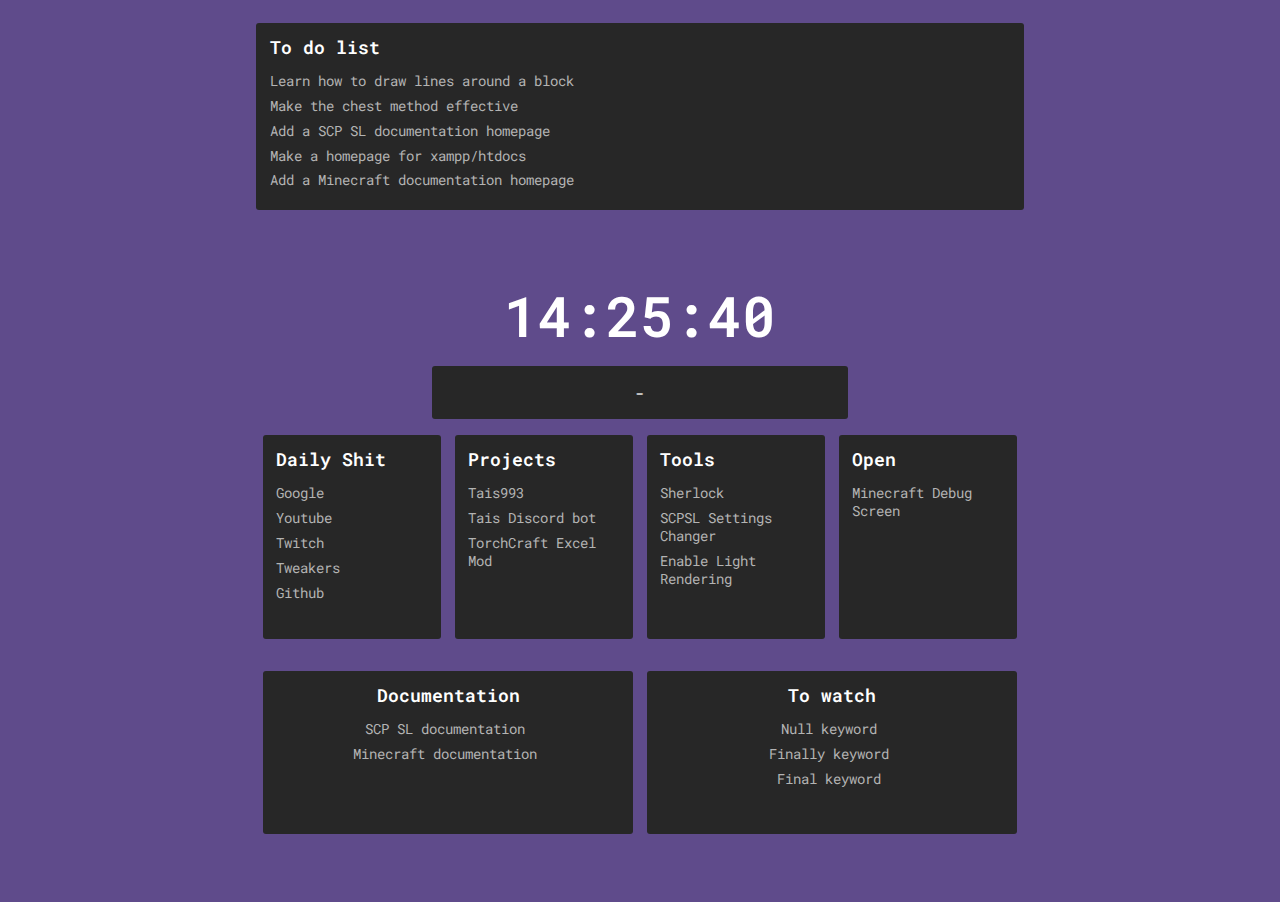
<file: index.html>
<!DOCTYPE html>
<html lang="en">
<head>
    <meta charset="UTF-8">
    <meta name="viewport" content="width=device-width, initial-scale=1.0">
    <meta http-equiv="X-UA-Compatible" content="ie=edge">

    <title>Home</title>

    <link rel="stylesheet" href="styles.css">
    <link rel="stylesheet" href="styling/bookmark.css">
    <link rel="stylesheet" href="styling/to-do-list.css">
    <link rel="stylesheet" href="styling/documentation.css">
    <link rel="stylesheet" href="styling/to-watch.css">

    <link href="favicon.png" rel="shortcut icon" type="image/x-icon" />
</head>
<body>
<div id="search">
    <input id="search-field" type="text" name="search-field" onkeypress="return searchGoogle(event)"/>
</div>
<div id="hacks">
    <div class="to-do-set">
        <div class="to-do-title">Hacks</div>
        <div class="to-do-list">
            <a class="bookmark" href="https://www.youtube.com/channel/UCaZSjarAwZqW4yTEC5Cq9aw" target="_blank">Raven b2's Youtube</a>
            <a class="bookmark" href="https://vape.gg" target="_blank">Vape client</a>
            <a class="bookmark" href="https://www.unknowncheats.me/forum/other-fps-games/386931-mp2-scpsl-internal-hack.html" target="_blank">Internal hack</a>
        </div>
    </div>
</div>

<div class="container">
    <div class="to-do-set">
        <div class="to-do-title">To do list</div>
        <div class="to-do-list">
            <a class="bookmark" href="file:///C:/xampp/htdocs/startpage/to-do/Torchcraft-Excel-Mod.html" target="_blank">Learn how to draw lines around a block</a>
            <a class="bookmark" href="file:///C:/xampp/htdocs/startpage/to-do/Torchcraft-Excel-Mod.html" target="_blank">Make the chest method effective</a>
            <a class="bookmark" href="https://google.com/" target="_blank">Add a SCP SL documentation homepage</a>
            <a class="bookmark" href="file:///C:/xampp/htdocs/" target="_blank">Make a homepage for xampp/htdocs</a>
            <a class="bookmark" href="https://google.com/" target="_blank">Add a Minecraft documentation homepage</a>
        </div>
    </div>
    <div id="clock"></div>
    <div class="weather-container">
        <div class="row">
            <div id="weather-description"class="inline"></div>
            <div class="inline">-</div>
            <div id="temp" class="inline"></div>
        </div>
    </div>
    <div class="bookmark-container">
        <div class="bookmark-set">
            <div class="bookmark-title">Daily Shit</div>
            <div class="bookmark-inner-container">
                <a class="bookmark" href="https://google.com/" target="_blank">Google</a>
                <a class="bookmark" href="https://www.youtube.com/" target="_blank">Youtube</a>
                <a class="bookmark" href="https://www.twitch.tv/" target="_blank">Twitch</a>
                <a class="bookmark" href="https://www.tweakers.net/" target="_blank">Tweakers</a>
                <a class="bookmark" href="https://github.com/" target="_blank">Github</a>
            </div>
        </div>
        <div class="bookmark-set">
            <div class="bookmark-title">Projects</div>
            <div class="bookmark-inner-container">
                <a class="bookmark" href="https://github.com/Tais993/" target="_blank">Tais993</a>
                <a class="bookmark" href="https://github.com/Tais993/TaisDiscordBot" target="_blank">Tais Discord bot</a>
                <a class="bookmark" href="https://github.com/Tais993/TorchCraftExcelMod" target="_blank">TorchCraft Excel Mod</a>
            </div>
        </div>
        <div class="bookmark-set">
            <div class="bookmark-title">Tools</div>
            <div class="bookmark-inner-container">
                <a class="bookmark" href="https://github.com/sherlock-project/sherlock" target="_blank">Sherlock</a>
                <a class="bookmark" href="https://github.com/KoukoCocoa/SCPSLSettingChanger/releases/tag/V1.2.2.1" target="_blank">SCPSL Settings Changer</a>
                <a class="bookmark" href="https://github.com/lXxMangoxXl/EnableLightRendering/releases" target="_blank">Enable Light Rendering</a>
            </div>
        </div>
        <div class="bookmark-set">
            <div class="bookmark-title">Open</div>
            <div class="bookmark-inner-container">
                <a class="bookmark" href="https://minecraft.gamepedia.com/Debug_screen" target="_blank">Minecraft Debug Screen</a>
            </div>
        </div>
    </div>
    <div class="container-documentation-to-watch">
        <div class="documentation">
            <div class="documentation-title"> Documentation </div>
            <div class="documentation-list">
                <a class="bookmark" href="https://google.com/" target="_blank">SCP SL documentation</a>
                <a class="bookmark" href="https://google.com/" target="_blank">Minecraft documentation</a>
                <a class="bookmark" href="https://google.com/" target="_blank"></a>
            </div>
        </div>
        <div class="to-watch">
            <div class="to-watch-title"> To watch </div>
            <div class="to-watch-list">
                <a class="bookmark" href="https://www.youtube.com/watch?v=kot131zufIQ" target="_blank">Null keyword</a>
                <a class="bookmark" href="https://www.youtube.com/watch?v=bLGzEqd-ELM" target="_blank">Finally keyword</a>
                <a class="bookmark" href="https://www.youtube.com/watch?v=730BMKm4qYM" target="_blank">Final keyword</a>
            </div>
        </div>
    </div>
</div>



<script>
    // * Search on enter key event
    function searchGoogle(e) {
        if (e.keyCode == 13) {
            var val = document.getElementById("search-field").value;

            while (val.startsWith(" ")) {
                val = val.replace(" ", "");
            }

            val = val.replace(" ", "%20")

            if (val.startsWith("y-")) {
                val = val.replace("y-", "");
                window.open("https://www.youtube.com/results?q=" + val);
            } else if (val.startsWith("b-")) {
                val = val.replace("b-", "");
                window.open("https://bing.com/search?q=" + val);
            } else if (val.startsWith("d-")) {
                val = val.replace("d-", "");
                window.open("https://duckduckgo.com/?q=" + val);
            } else if (val.startsWith("k-")) {
                window.open("https://www.kinderfeestuden.nl/");
            } else {
                window.open("https://google.com/search?q=" + val);
            }
        }
    }

    // * Get current time and format
    function getTime() {
        let date = new Date(),
            min = date.getMinutes(),
            sec = date.getSeconds(),
            hour = date.getHours();

        return "" +
            (hour < 10 ? ("0" + hour) : hour) + ":" +
            (min < 10 ? ("0" + min) : min) + ":" +
            (sec < 10 ? ("0" + sec) : sec);
    }

    window.onload = () => {
        // ! Weather is pretty bugged, wrong location
        let xhr = new XMLHttpRequest();
        // * Request to open weather map
        xhr.open('GET', 'http://api.openweathermap.org/data/2.5/weather?id=4737316&units=imperial&appid=e5b292ae2f9dae5f29e11499c2d82ece');
        xhr.onload = () => {
            if (xhr.readyState === 4) {
                if (xhr.status === 200) {
                    let json = JSON.parse(xhr.responseText);
                    console.log(json);
                    document.getElementById("temp").innerHTML = json.main.temp.toFixed(0) + " F";
                    document.getElementById("weather-description").innerHTML = json.weather[0].description;
                } else {
                    console.log('error msg: ' + xhr.status);
                }
            }
        }
        xhr.send();
        // * Set up the clock
        document.getElementById("clock").innerHTML = getTime();
        // * Set clock interval to tick clock
        setInterval( () => {
            document.getElementById("clock").innerHTML = getTime();
        }, 100);
    }

    document.addEventListener("keydown", event => {
        switch (event.keyCode) {
            case 32:
                // * Spacebar code to open search
                document.getElementById('search').style.display = 'flex';
                document.getElementById('search-field').focus();
                break;
            case 27:
                // * Esc to close search
                document.getElementById('search-field').value = '';
                document.getElementById('search-field').blur();
                document.getElementById('search').style.display = 'none';
                document.getElementById('hacks').style.display = 'none';
                break;
            case 16:
                console.log(document.getElementById(`hacks`).style.display);
                console.log(document.getElementById(`search`).style.display);
                if (document.getElementById(`search`).style.display === 'none') {
                    document.getElementById('hacks').style.display = 'flex';
                }
        }
    });
</script>
</body>
</html>
</file>
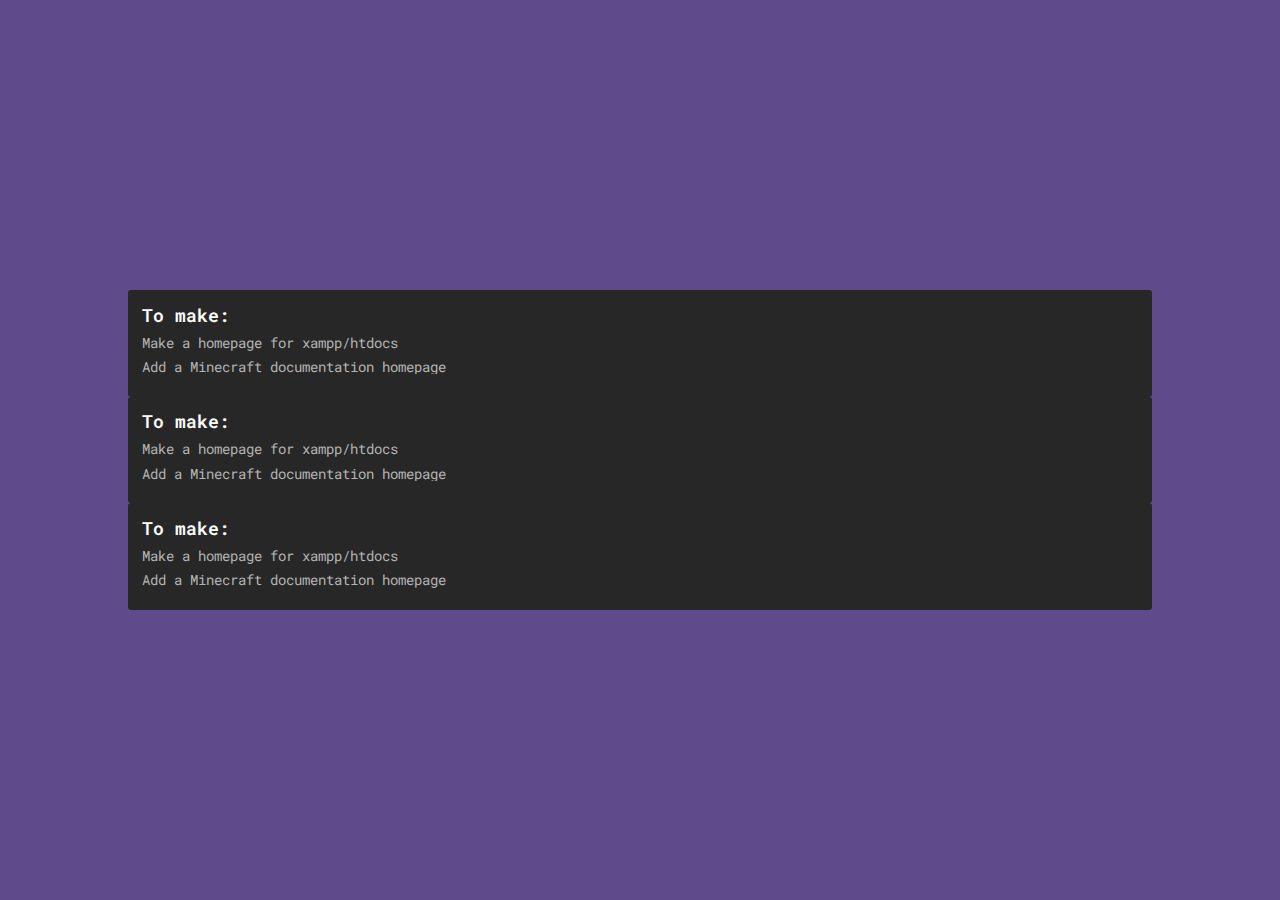
<file: to-do/Torchcraft-Excel-Mod.html>
<!DOCTYPE html>
<html lang="en">
<head>
    <meta charset="UTF-8">
    <title>Torchcraft Excel Mod</title>
</head>
<body>
    <div class="container">
        <div class="mod-to-do">
            <div class="mod-to-do-title">To make:</div>
            <div class="mod-to-do-list">
                <a class="bookmark" href="file:///C:/xampp/htdocs/" target="_blank">Make a homepage for xampp/htdocs</a>
                <a class="bookmark" href="https://google.com/" target="_blank">Add a Minecraft documentation homepage</a>
            </div>
        </div>
        <div class="mod-to-do">
            <div class="mod-to-do-title">To make:</div>
            <div class="mod-to-do-list">
                <a class="bookmark" href="file:///C:/xampp/htdocs/" target="_blank">Make a homepage for xampp/htdocs</a>
                <a class="bookmark" href="https://google.com/" target="_blank">Add a Minecraft documentation homepage</a>
            </div>
        </div>
        <div class="mod-to-do">
            <div class="mod-to-do-title">To make:</div>
            <div class="mod-to-do-list">
                <a class="bookmark" href="file:///C:/xampp/htdocs/" target="_blank">Make a homepage for xampp/htdocs</a>
                <a class="bookmark" href="https://google.com/" target="_blank">Add a Minecraft documentation homepage</a>
            </div>
        </div>
    </div>
</body>

<style>
    @import url('https://fonts.googleapis.com/css?family=Roboto+Mono');

    :root {
        --bg: #5f4b8b;
        --fg: #ffffff;
        --secondaryFg: #b3b3b3;
        --containerBg: #272727;
        --searchBg: var(--containerBg);
        --scrollbarColor: #3f3f3f;
    }

    .container {
        width: 100%;
        height: 100vh;
        display: flex;
        align-items: center;
        justify-content: center;
        flex-direction: column;
    }

    body {
        background-color: #5f4b8b;
        margin: 0px;
    }

    .mod-to-do {
        padding: 1em;
        background-color: #272727;
        border-radius: 3px;
        font-family: 'Roboto Mono',sans-serif;
        font-size: 0.85rem;
        width: 80%;
        vertical-align: center;
        box-sizing: border-box;
    }

    .mod-to-do-title {
        font-size: 1.1rem;
        font-weight: 600;
        color: var(--fg);
    }

    .mod-to-do-list {
        overflow-y: scroll;
        height: 60%;
        vertical-align: top;
        padding-right: 6px;
        box-sizing: border-box;
        scrollbar-width: thin;
        scrollbar-color: #3f3f3f #ffffff00;
    }

    .mod-to-do-list::-webkit-scrollbar {
        width: 6px;
    }

    .mod-to-do-list::-webkit-scrollbar-track {
        background: #ffffff00;
    }

    .mod-to-do-list::-webkit-scrollbar-thumb {
        background-color: #3f3f3f;
        border-radius: 6px;
        border: 3px solid #ffffff00;
    }

    .bookmark {
        text-decoration: none;
        color: #b3b3b3;
        display: block;
        margin: 0.5em 0;
    }
    .bookmark:hover {
        color: #ffffff;
    }

</style>
</html>
</file>
<file: styles.css>
@import url('https://fonts.googleapis.com/css?family=Roboto+Mono');

:root {
  --bg: #5f4b8b;
  --fg: #ffffff;
  --secondaryFg: #b3b3b3;
  --containerBg: #272727;
  --searchBg: var(--containerBg);
  --scrollbarColor: #3f3f3f;
}

body {
  background-color: var(--bg);
  margin: 0px;
}

.container {
  width: 100%;
  height: 100vh;
  display: flex;
  align-items: center;
  justify-content: center;
  flex-direction: column;
}

#clock {
  font-family: sans-serif;
  font-size: 3.5rem;
  font-weight: 600;
  font-family: 'Roboto Mono';
  color: var(--fg);
  margin-bottom: 0.25em;
}

#search {
  width: 100%;
  height: 100vh;
  background-color: var(--searchBg);
  display: none;
  position: absolute;
  box-sizing: border-box;
  flex-direction: column;
  align-items: center;
  justify-content: center;
}

#search-field {
  width: 90%;
  padding: 0.75em 1em;
  box-sizing: border-box;
  background-color: var(--searchBg);
  border: solid 0 var(--searchBg);
  font-family: 'Roboto Mono', sans-serif;
  font-size: 4rem;
  color: var(--fg);
  outline: none;
  border-radius: 3px;
  margin-bottom: 1em;
  text-align: center;
}

.weather-container {
  width: 30%;
  background-color: var(--containerBg);
  padding: 1em;
  border-radius: 3px;
  font-family: 'Roboto Mono', sans-serif;
  color: var(--fg);
  text-align: center;
}

.inline {
  display: inline-block;
}

.bookmark-container {
  display: flex;
  flex-direction: row;
  justify-content: center;
  width: 60%;
  margin: 1em 0;
}

@media only screen and (max-width: 960px) {
  .container {
    height: auto;
  }
  #clock {
    margin-top: 1em;
  }
  .container > .bookmark-container {
    flex-direction: column;
    width: 60%;
  }
  .bookmark-container > .bookmark-set {
    width: auto;
    margin: 1em 0;
  }
}

.container-documentation-to-watch {
  display: flex;
  flex-direction: row;
  justify-content: center;
  width: 60%;
  margin: 1em 0;
}

#hacks {
  width: 100%;
  height: 100vh;
  background-color: var(--searchBg);
  display: none;
  position: absolute;
  box-sizing: border-box;
  flex-direction: column;
  align-items: center;
  justify-content: center;
}

#hacks-field {
  /*width: 90%;*/
  /*padding: 0.75em 1em;*/
  /*box-sizing: border-box;*/
  /*background-color: var(--searchBg);*/
  /*border: solid 0 var(--searchBg);*/
  /*font-family: 'Roboto Mono', sans-serif;*/
  /*font-size: 4rem;*/
  /*color: var(--fg);*/
  /*outline: none;*/
  /*border-radius: 3px;*/
  /*margin-bottom: 1em;*/
  /*text-align: center;*/
}
</file>
<file: styling/bookmark.css>
@import url('https://fonts.googleapis.com/css?family=Roboto+Mono');

:root {
    --bg: #5f4b8b;
    --fg: #ffffff;
    --secondaryFg: #b3b3b3;
    --containerBg: #272727;
    --searchBg: var(--containerBg);
    --scrollbarColor: #3f3f3f;
}

.bookmark-set {
    padding: 1em;
    background-color: var(--containerBg);
    border-radius: 3px;
    font-family: 'Roboto Mono', sans-serif;
    font-size: 0.85rem;
    width: 25%;
    height: 15em;
    margin: 0 0.5em;
    box-sizing: border-box;
}

.bookmark-inner-container {
    overflow-y: scroll;
    height: 80%;
    vertical-align: top;
    padding-right: 6px;
    box-sizing: border-box;

    scrollbar-width: thin;
    scrollbar-color: var(--scrollbarColor) #ffffff00;
}

.bookmark-inner-container::-webkit-scrollbar {
    width: 6px;
}
.bookmark-inner-container::-webkit-scrollbar-track {
    background: #ffffff00;
}
.bookmark-inner-container::-webkit-scrollbar-thumb {
    background-color: var(--scrollbarColor);
    border-radius: 6px;
    border: 3px solid #ffffff00;
}

.bookmark-title {
    font-size: 1.1rem;
    font-weight: 600;
    color: var(--fg);
    margin: 0 0 0.35em 0;
}
.bookmark {
    text-decoration: none;
    color: var(--secondaryFg);
    display: block;
    margin: 0.5em 0;
}
.bookmark:hover {
    color: var(--fg);
}
</file>
<file: styling/to-do-list.css>
@import url('https://fonts.googleapis.com/css?family=Roboto+Mono');

:root {
    --bg: #5f4b8b;
    --fg: #ffffff;
    --secondaryFg: #b3b3b3;
    --containerBg: #272727;
    --searchBg: var(--containerBg);
    --scrollbarColor: #3f3f3f;
}

.to-do-set {
    padding: 1em;
    background-color: var(--containerBg);
    border-radius: 3px;
    font-family: 'Roboto Mono', sans-serif;
    font-size: 0.85rem;
    width: 60%;
    height: 15em;
    margin: 3em 0.5em 5em 0.5em;
    box-sizing: border-box;
}

.to-do-title {
    font-size: 1.1rem;
    font-weight: 600;
    color: var(--fg);
    margin: 0 0 0.35em 0;
}

.to-do-list {
    overflow-y: scroll;
    height: 80%;
    vertical-align: top;
    padding-right: 6px;
    box-sizing: border-box;

    scrollbar-width: thin;
    scrollbar-color: var(--scrollbarColor) #ffffff00;
}

.to-do-list::-webkit-scrollbar {
    width: 6px;
}

.to-do-list::-webkit-scrollbar-track {
    background: #ffffff00;
}

.to-do-list::-webkit-scrollbar-thumb {
    background-color: var(--scrollbarColor);
    border-radius: 6px;
    border: 3px solid #ffffff00;
}
</file>
<file: styling/documentation.css>
.documentation {
    padding: 1em;
    background-color: var(--containerBg);
    border-radius: 3px;
    font-family: 'Roboto Mono', sans-serif;
    font-size: 0.85rem;
    width: 80%;
    height: 12em;
    margin: 0 0.5em 5em 0.5em;
    box-sizing: border-box;
    text-align: center;
}

.documentation-title {
    font-size: 1.1rem;
    font-weight: 600;
    color: var(--fg);
    margin: 0 0 0.35em 0;
}

.documentation-list {
    overflow-y: scroll;
    height: 60%;
    vertical-align: top;
    padding-right: 6px;
    box-sizing: border-box;
    scrollbar-width: thin;
    scrollbar-color: var(--scrollbarColor) #ffffff00;
}

.documentation-list::-webkit-scrollbar {
    width: 6px;
}

.documentation-list::-webkit-scrollbar-track {
    background: #ffffff00;
}

.documentation-list::-webkit-scrollbar-thumb {
    background-color: var(--scrollbarColor);
    border-radius: 6px;
    border: 3px solid #ffffff00;
}
</file>
<file: styling/to-watch.css>
.to-watch {
    padding: 1em;
    background-color: var(--containerBg);
    border-radius: 3px;
    font-family: 'Roboto Mono', sans-serif;
    font-size: 0.85rem;
    width: 80%;
    height: 12em;
    margin: 0 0.5em 5em 0.5em;
    box-sizing: border-box;
}

.to-watch-title {
    font-size: 1.1rem;
    font-weight: 600;
    color: var(--fg);
    margin: 0 0 0.35em 0;
}

.to-watch-list {
    overflow-y: scroll;
    height: 60%;
    vertical-align: top;
    padding-right: 6px;
    box-sizing: border-box;
    scrollbar-width: thin;
    scrollbar-color: var(--scrollbarColor) #ffffff00;
}

.to-watch {
    text-align: center;
}

.to-watch-list::-webkit-scrollbar {
    width: 6px;
}

.to-watch-list::-webkit-scrollbar-track {
    background: #ffffff00;
}

.to-watch-list::-webkit-scrollbar-thumb {
    background-color: var(--scrollbarColor);
    border-radius: 6px;
    border: 3px solid #ffffff00;
}
</file>
